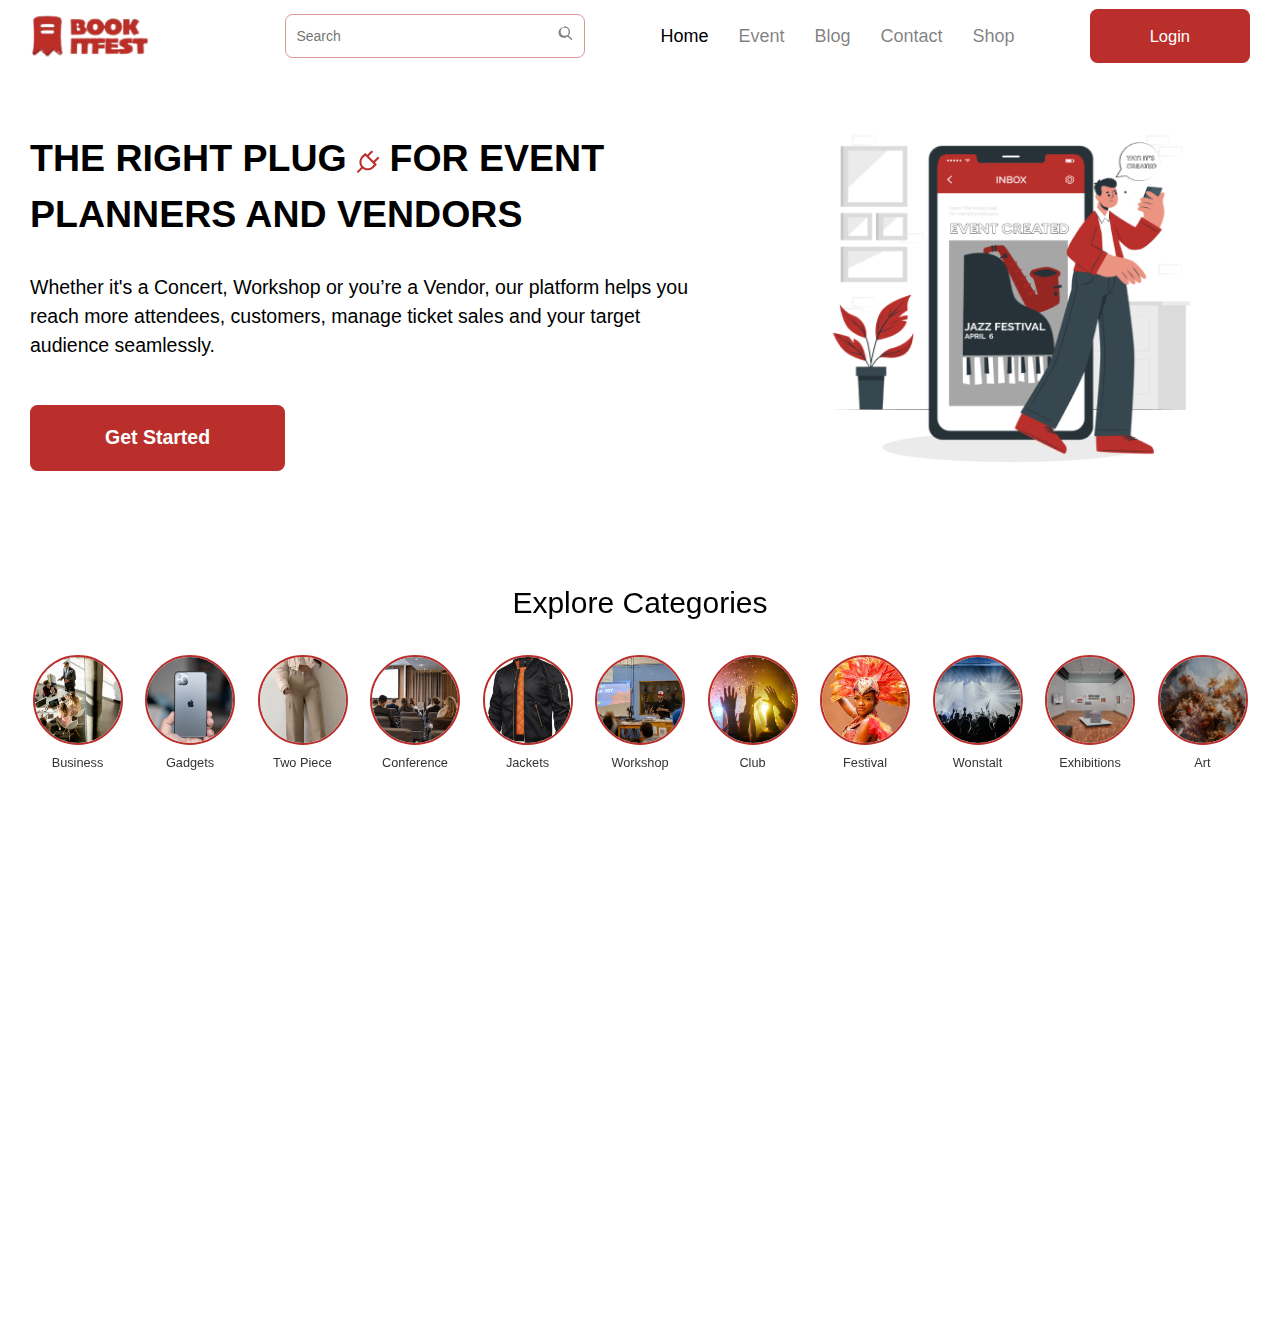
<file: index.html>
<!DOCTYPE html>
<html lang="en">
<head>
    <meta charset="UTF-8">
    <meta name="viewport" content="width=device-width, initial-scale=1.0">
    <link rel="stylesheet" href="https://www.w3schools.com/w3css/4/w3.css">
    <link href="https://unpkg.com/aos@2.3.4/dist/aos.css" rel="stylesheet">
    <link rel="stylesheet" href="https://cdnjs.cloudflare.com/ajax/libs/font-awesome/6.4.0/css/all.min.css">
    <link rel="stylesheet" href="css/mediaqu.css">
    <link rel="stylesheet" href="css/index.css">    <title>Book Itfest</title>
</head>
<body>
    <nav class="w3-animate-top">
        <div class="logo-div">
            <img src="images/Logo.png" alt="Book Itfest Logo" class="logo-img">
        </div>

        <div class="menu-toggle" id="mobile-menu">
            <span class="bar"></span>
            <span class="bar"></span>
            <span class="bar"></span>
        </div>

        <div class="nav-container">
            <div class="search-container">
                <input type="text" id="searchInput" placeholder="Search" />
                <button id="searchButton">
                    <svg xmlns="http://www.w3.org/2000/svg" width="16" height="16" fill="gray" viewBox="0 0 24 24">
                    <path d="M10,2A8,8 0 0,1 18,10C18,12.21 17.21,14.21 15.83,15.66L21.71,21.54L20.29,22.96L14.41,17.08C12.96,18.46 10.96,19.25 8.75,19.25A8,8 0 0,1 0.75,11.25A8,8 0 0,1 8.75,3.25A8,8 0 0,1 10,2M10,4A6,6 0 0,0 4,10A6,6 0 0,0 10,16A6,6 0 0,0 16,10A6,6 0 0,0 10,4Z" />
                    </svg>
                </button>
            </div>

            <div class="list-div">
                <ul class="ul-list">
                    <li class="list-items"><a class="active" href="#">Home</a></li>
                    <li class="list-items"><a id="a-list-item" href="even.html">Event</a></li>
                    <li class="list-items"><a id="a-list-item" href="#">Blog</a></li>
                    <li class="list-items"><a id="a-list-item" href="#">Contact</a></li>
                    <li class="list-items"><a id="a-list-item" href="#">Shop</a></li>
                </ul>
            </div>

            <div class="nav-btn-div">
                <button class="nav-btn">Login</button>
            </div>
        </div>
    </nav>

    <!-- Header starts-->

    <header>
        <div class="header-content w3-animate-left">
            <h1>THE RIGHT PLUG <span><img src="images/Vector.png" alt="Vector img"></span> FOR EVENT PLANNERS AND VENDORS</h1>
            <p>Whether it's a Concert, Workshop or you’re a Vendor, our platform helps you reach more attendees, customers, manage ticket sales and your target audience seamlessly.</p>
            <a href="#"><button class="header-btn">Get Started</button></a>
        </div>
        <div class="header-div-img w3-animate-right">
            <img id="carouselImage" class="header-img" src="" alt="Event Image" />
        </div>
    </header>

     <!-- Header ends-->

     <!-- Category Section starts-->

     <section class="categories-section" data-aos="fade-up">
        <h2>Explore Categories</h2>
        <div class="category-container" id="categoryContainer">
        <div class="category-track" id="categoryTrack">
            <div class="category"><img src="images/business.png"><p>Business</p></div>
            <div class="category"><img src="images/gadgets.png"><p>Gadgets</p></div>
            <div class="category"><img src="images/two-piece.png"><p>Two Piece</p></div>
            <div class="category"><img src="images/conference.png"><p>Conference</p></div>
            <div class="category"><img src="images/jackets.png"><p>Jackets</p></div>
            <div class="category"><img src="images/workshop.png"><p>Workshop</p></div>
            <div class="category"><img src="images/club.png"><p>Club</p></div>
            <div class="category"><img src="images/festival.png"><p>Festival</p></div>
            <div class="category"><img src="images/wonstalt.png"><p>Wonstalt</p></div>
            <div class="category"><img src="images/exhibitions.png"><p>Exhibitions</p></div>
            <div class="category"><img src="images/art.png"><p>Art</p></div>
            
        </div>
        </div>
    </section>

     <!-- Category Section ends-->

    <!-- Why choose us section starts-->
     <!--wcu = Why Choose Us-->

    <section class="wcu-section">
        <div class="wcu-text" data-aos="fade-down">
            <div class="wcu-text-subtitle">
                <h4>Why Choose Us?</h4>
            </div>
            <h1>Why is <span>BookItFest</span> the Best?</h1>
            <div class="wcu-text-p-div">
                <p>Bookitfest is an all in one platform with experiences to help event planners and vendors achieve high goals and security for their customers</p>
            </div>
        </div>  

        <div class="wcu-cards" data-aos="fade-up">

            <div class="stat-card1">

                <div class="cards">
                    <div class="card-img">
                        <img src="images/Multiple-Users-1--Streamline-Ultimate.svg.png" alt="">
                    </div>
                    <div class="card-text">
                        <h1>10k</h1>
                        <p>Active Users</p>
                    </div>
                </div>

                <div class="cards">
                    <div class="card-img">
                        <img src="images/Ticket-1--Streamline-Core.svg.png" alt="">
                    </div>
                    <div class="card-text">
                        <h1>50+</h1>
                        <p>legit Vendor</p>
                    </div>
                </div>

            </div>

            <div class="stat-card2">

                <div class="cards">
                    <div class="card-img">
                        <img src="images/Sentiment-Satisfied--Streamline-Sharp-Material-Symbols.svg.png" alt="">
                    </div>
                    <div class="card-text">
                        <h1>98%</h1>
                        <p>Satisfied Clients</p>
                    </div>  
                </div>

                <div class="cards">
                    <div class="card-img">
                        <img src="images/User-Round-Cog--Streamline-Lucide.svg.png" alt="">
                    </div>
                    <div class="card-text">
                        <h1>100+</h1>
                        <p>Event Organizers</p>
                    </div> 
                </div>

            </div>

        </div>
    </section>

    <!-- Why choose us section ends-->

    <!-- Help section starts

    <section class="help-section">
        <div class="help-text" data-aos="fade-down">
            <div class="help-text-title">
                <h4>How can we help?</h4>
            </div>
            <h1>How Does <span>Bookitfest</span> Work?</h1>
        </div>

        <div class="help-stat-cards" data-aos="fade-right">

            <div class="help-card1">
                
                <div class="help-card-img">
                    <img class="help-img1" src="images/Group 4568.png" alt="help-img">
                    <p>Register your account</p>
                </div>
                <i class="help-icons fa-solid fa-arrow-right"></i>

                <div class="help-card-img">
                    <img class="help-img1" src="images/Group 4569.png" alt="help-img">
                    <p>Create your portfolio</p>
                </div>

            </div>

            <i id="help-arrow-1" class="help-icons fa-solid fa-arrow-right"></i>

            <div class="help-card2">

                <div class="help-card-img">
                    <img class="help-img2" src="images/Group 4570.png" alt="help-img">
                    <p>Sell and get paid</p>
                </div>
                <i class="help-icons fa-solid fa-arrow-right"></i>

                <div class="help-card-img">
                    <img class="help-img2" src="images/Group 4571.png" alt="help-img">
                    <p>Withdraw</p>
                </div>

            </div>
            
        </div>
    </section>-->
    

    <!-- AOS JS -->
   <script src="https://unpkg.com/aos@2.3.4/dist/aos.js"></script>
    <script>
        AOS.init({
        duration: 1000, // animation duration
        once: true      // animation happens only once
        });
    </script>
    <script src="js/index.js"></script>
</body>
</html>
</file>
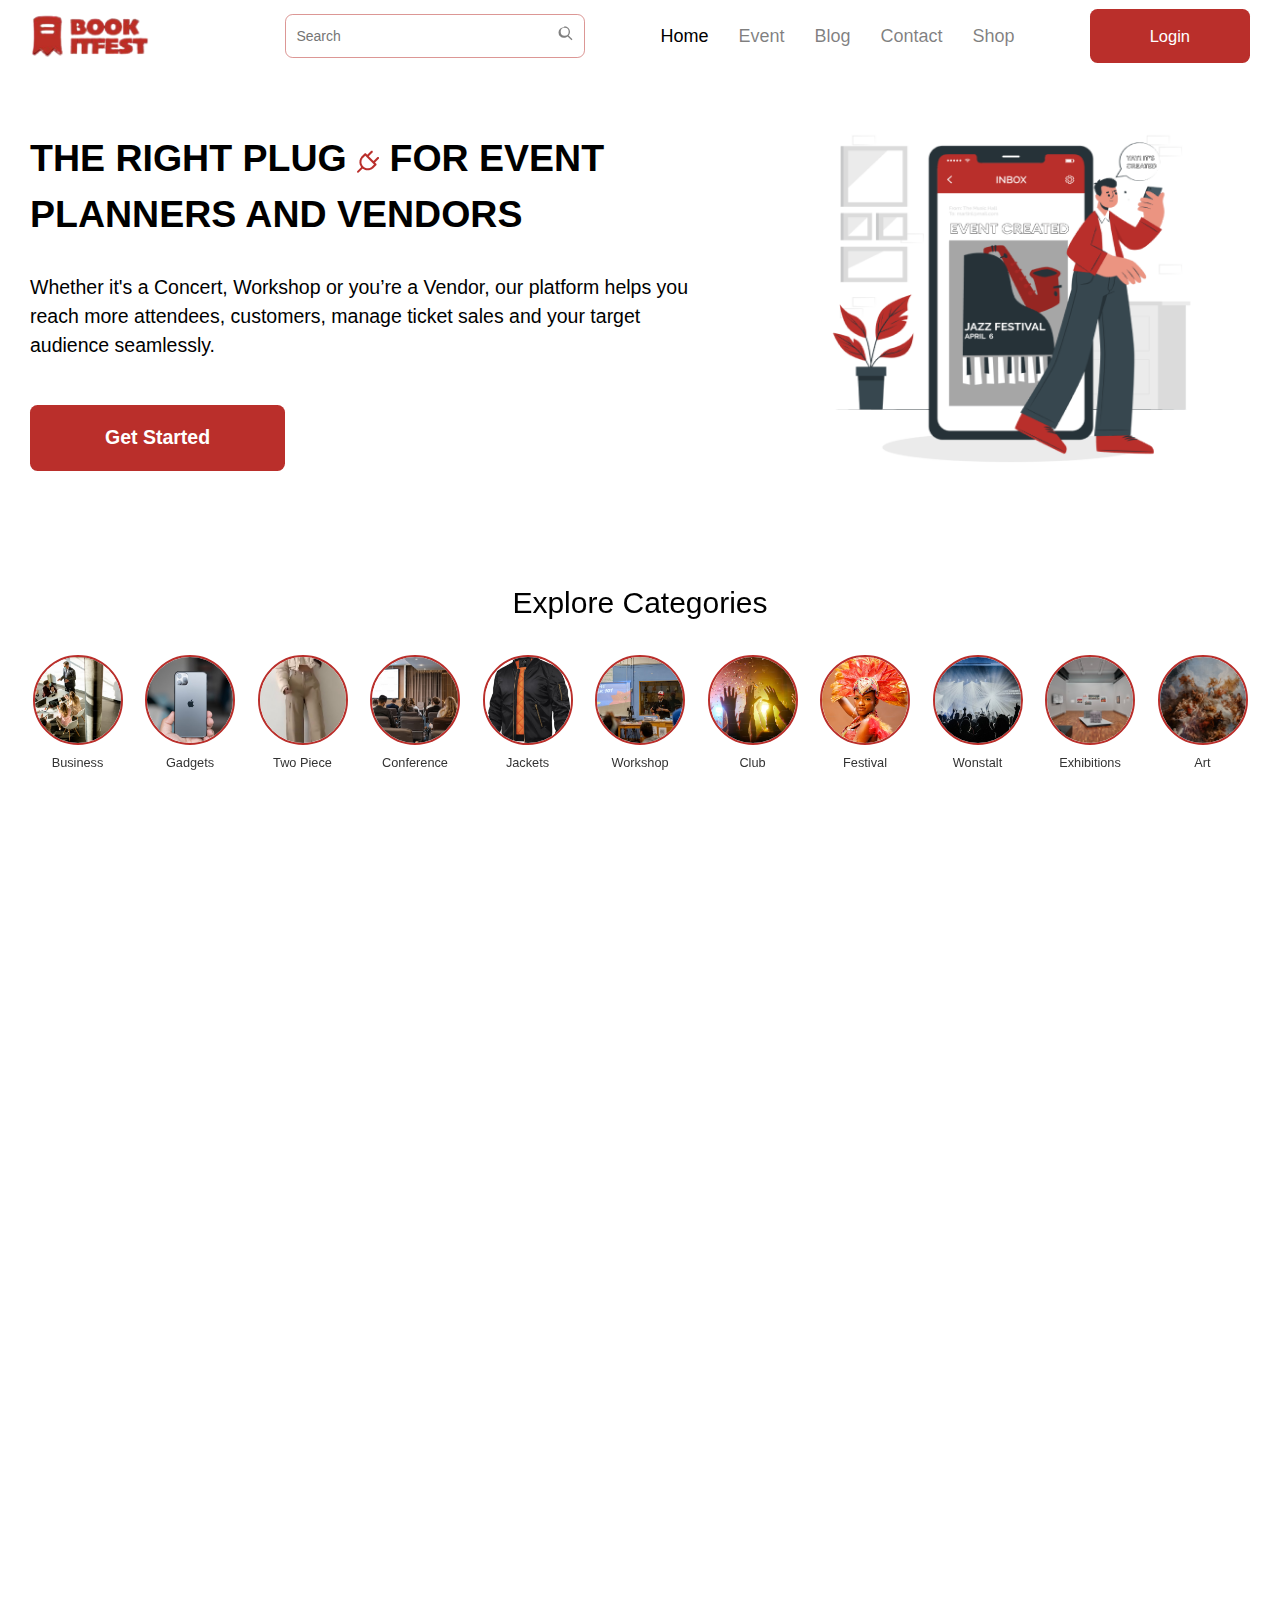
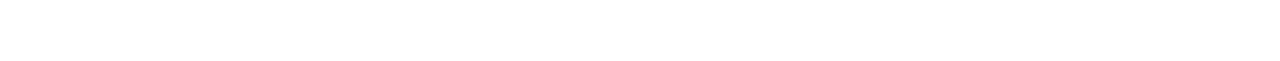
<file: test.html>
<!DOCTYPE html>
<html lang="en">
<head>
    <meta charset="UTF-8">
    <meta name="viewport" content="width=device-width, initial-scale=1.0">
    <link rel="stylesheet" href="https://www.w3schools.com/w3css/4/w3.css">
    <link href="https://unpkg.com/aos@2.3.4/dist/aos.css" rel="stylesheet">
    <link rel="stylesheet" href="https://cdnjs.cloudflare.com/ajax/libs/font-awesome/6.4.0/css/all.min.css">
    <link rel="stylesheet" href="css/mediaqu.css">
    <link rel="stylesheet" href="css/index.css">    <title>Book Itfest</title>
    <style>
      *{
    margin: 0;
    padding: 0;
    box-sizing: border-box;
}
body{
    background-color: #ffffff;
}
/* navbar start */
nav{
    display: flex;
    justify-content: space-between;
    align-items: center;
    width: 100%;
    padding: 0rem 2rem;
    background-color: white;
    position: fixed !important;
    top: 0;
    z-index: 1000;
}

.logo-img{
    width: 8rem;
    height: auto;
}

.menu-toggle {
    display: none;
    cursor: pointer;
    flex-direction: column;
    justify-content: space-between;
    width: 30px;
    height: 21px;
}

.menu-toggle .bar {
    height: 3px;
    width: 100%;
    background-color: #333;
    border-radius: 10px;
    transition: all 0.3s ease;
}

.nav-container {
    display: flex;
    align-items: center;
    gap: 5rem;
}

.search-container {
    display: flex;
    align-items: center;
    border: 1px solid #BA2F2B80;
    border-radius: 2mm;
    padding: 10px 10px;
    width: 300px;
}

.search-container input {
    flex: 1;
    border: none;
    outline: none;
    font-size: 14px;
}

.search-container button {
    background: none;
    border: none;
    cursor: pointer;
    padding: 0;
}

.list-div {
    display: block;
}

.ul-list{
    display: flex;
    list-style-type: none;
    gap: 2rem;
}

.list-items{
    font-size: 1.2rem;
    font-family: sans-serif;
}

.active{
    color: black;
    text-decoration-line: none;
}

#a-list-item{
    text-decoration: none;
    color: #00000080;
}

.nav-btn{
    background-color: #BA2F2B;
    color: white;
    padding: 1rem 4rem;
    border-radius: 2mm;
    border: none;
    font-size: 1.1rem;
    font-family: sans-serif;
    cursor: pointer;
}

/* Responsive styles */
@media (max-width: 1024px) {
    .nav-container {
        gap: 3rem;
    }
    
    .search-container {
        width: 200px;
    }
}

@media (max-width: 1024px) {
    .logo-img{
        width: 6rem;
        height: auto;
    }
    .menu-toggle {
        display: flex;
    }
    
    .nav-container {
        position: fixed;
        top: 5rem;
        left: 0;
        width: 100%;
        background-color: white;
        flex-direction: column;
        align-items: center;
        padding: 2rem 0;
        gap: 2rem;
        transform: translateY(-150%);
        transition: transform 0.3s ease-in-out;
        box-shadow: 0 10px 15px rgba(0,0,0,0.1);
    }
    
    .nav-container.active {
        transform: translateY(0);
    }
    
    .ul-list {
        flex-direction: column;
        align-items: center;
        gap: 1.5rem;
    }
    
    .search-container {
        width: 80%;
    }
    
    .nav-btn {
        padding: 0.8rem 3rem;
    }
}

/* Navbar ends */

/* Header starts */

header{
    display: flex;
    padding: 6rem 2rem 2rem 2rem;
    gap: 2rem;
}

.header-content{
    width: 60%;
    padding: 2rem 3rem 0 0;
    height: auto;
}

.header-content h1{
    font-family: Verdana, Geneva, Tahoma, sans-serif;
    font-size: 2.5rem;
    font-weight: bolder;
    margin-bottom: 2rem;
}

.header-content p{
    font-size: 1.3rem;
    font-family: sans-serif;
    font-weight: 530;
    margin-bottom: 3rem;
}

.header-btn{
    padding: 1.2rem 5rem;
    border-radius: 2mm;
    border: none;
    background-color: #BA2F2B;
    font-family: 'Gill Sans', 'Gill Sans MT', Calibri, 'Trebuchet MS', sans-serif;
    font-size: 1.3rem;
    color: white;
    font-weight: bold;
}

.header-div-img{
    width: 40%;
    padding: 1rem;
    display: flex;
    align-items: center;
    justify-content: center;
}
.header-img{
    width: 28rem;
    height: 28rem;
}

/* Tablet screens (still flex) */
@media (max-width: 1024px) {
  header {
    padding: 4rem 1.5rem 2rem 1.5rem;
    gap: 1.5rem;
  }
  .header-content {
    width: 60%;
    padding: 1rem 1rem 0 0;
  }
  .header-div-img {
    width: 40%;
  }
  .header-img {
    width: 20rem;
    height: 20rem;
  }
  .header-content h1 {
    font-size: 2rem;
  }
  .header-content p {
    font-size: 1.1rem;
  }
  .header-btn {
    font-size: 1.1rem;
    padding: 1rem 3rem;
  }
}

/* Mobile screens (switch to column) */
@media (max-width: 768px) {
  header {
    flex-direction: column;
    padding: 4rem 1rem 2rem 1rem;
  }
  .header-content {
    width: 100%;
    text-align: center;
    padding: 0;
  }
  .header-div-img {
    width: 100%;
    justify-content: center;
  }
  .header-img {
    width: 16rem;
    height: 16rem;
  }
  .header-content h1 {
    font-size: 1.8rem;
  }
  .header-content p {
    font-size: 1rem;
  }
  .header-btn {
    font-size: 1rem;
    padding: 0.9rem 2.5rem;
  }
}

/* Small mobile screens */
@media (max-width: 480px) {
  .header-content h1 {
    font-size: 1.5rem;
  }
  .header-content p {
    font-size: 0.95rem;
  }
  .header-btn {
    font-size: 0.95rem;
    padding: 0.8rem 2rem;
  }
  .header-img {
    width: 14rem;
    height: 14rem;

  }
}
/* Header ends */

/* category Section starts */
    .categories-section {
      padding-bottom: 2rem;
      text-align: center;
    }

    .categories-section h2{
      font-family: Verdana, Geneva, Tahoma, sans-serif;
      font-size: 2rem;
      font-weight: 520;
      margin-bottom: 2rem;
    }

    .category-container {
      overflow-x: auto;
      overflow-y: hidden;
      white-space: nowrap;
      -webkit-overflow-scrolling: touch;
      scroll-behavior: smooth;
      position: relative;
      padding-bottom: 1rem;
    }

    .category-container::-webkit-scrollbar {
      display: none;
    }

    .category-container {
      -ms-overflow-style: none; /* IE and Edge */
      scrollbar-width: none; /* Firefox */
    }

    .category-track {
      display: inline-flex;
      gap: 1.5rem;
    }

    .category {
      display: inline-block;
      width: 90px;
      text-align: center;
      flex-shrink: 0;
    }

    .category img {
      width: 90px;
      height: 90px;
      object-fit: cover;
      border-radius: 50%;
      border: 2px solid #ba2f2b;
    }

    .category p {
      margin-top: 0.5rem;
      font-size: 0.85rem;
      color: #333;
    }

    /* category Section ends */

/* Why choose us starts */

.wcu-section{
  width: 100%;
  height: auto;
  padding: 4rem 0rem;
}
.wcu-text{
  text-align: center;
  display: flex;
  flex-direction: column;
  justify-content: center;
  align-items: center;
  
}
.wcu-text-subtitle{
  width: 18rem;
  text-align: center;
  padding: 1.3px;
  border-radius: 2mm;
  background-color: #D9D9D94D;
  color: black;
  margin-bottom: 1rem;
}
.wcu-text-subtitle h4{
  font-size: 1.2rem;
  font-family: 'Lucida Sans', 'Lucida Sans Regular', 'Lucida Grande', 'Lucida Sans Unicode', Geneva, Verdana, sans-serif;
}
.wcu-text h1{
  font-family: Arial, Helvetica, sans-serif;
  font-weight: 700;
  color: black;
}
.wcu-text h1 span{
  color: #BA2F2B;
}
.wcu-text-p-div{
  padding-left: 15rem;
  padding-right: 15rem;
}
.wcu-text-p-div p{
  font-size: 1.2rem;
  color: black;
  margin-bottom: 2rem;
}
@media (max-width: 425px) {
    .wcu-section{
        padding: 1rem 0rem !important;
    }
    .wcu-text h1{
        font-size: 1.8rem;
    }
    .wcu-text-p-div {
        padding-left: 0.5rem !important;
        padding-right: 0.5rem !important;
  }
}
@media (max-width: 768px) {
    .wcu-section{
        padding: 1rem 0rem !important;
    }
    .wcu-text h1{
        font-size: 1.8rem;
    }
    .wcu-text-p-div {
        padding-left: 1rem !important;
        padding-right: 1rem !important;
  }
}
@media (max-width: 1024px) {
    .wcu-section{
        padding: 1rem 0rem !important;
    }
    .wcu-text h1{
        font-size: 1.8rem;
    }
    .wcu-text-p-div {
        padding-left: 4rem !important;
        padding-right: 4rem !important;
  }
}

.wcu-cards{
  display: flex;
  justify-content: center;
  align-items: center;
  gap: 2rem;
}
.stat-card1{
  display: flex;
  gap: 2rem;
}
.stat-card2{
  display: flex;
  gap: 2rem;
}
.cards{
  display: flex;
  justify-content: center;
  align-items: center;
  text-align: center;
  gap: 2rem;
  background-color: white;
  border-radius: 2mm;
  box-shadow: 0 4px 16px rgba(0,0,0,0.08);
  padding: 1rem 2rem;
}
.card-img{
  width: 20%;
  height: auto;
}
.card-text{
  font-family: sans-serif;
}
.card-text h1{
  font-size: 2rem;
  font-weight: bolder;
}
.card-text p{
  font-weight: bold;
  font-size: 1.2rem;
}

@media (max-width: 640px) {
  .wcu-cards{
    flex-direction: column;
    align-items: center;
  }
  .stat-card1{
    flex-direction: column;
    align-items: center;
  }
  .stat-card2{
    flex-direction: column;
    align-items: center;
  }
}

@media (max-width: 768px) {
  .wcu-cards{
    flex-direction: column;
    align-items: center;
  }
}
@media (max-width: 1024px) {
  .wcu-cards{
    flex-direction: column;
    align-items: center;
  }
}

/* Why choose us ends */

/* Help section starts */
.help-section {
    width: 100%;
    height: auto;
    padding: 2rem 2rem;
    text-align: center;
    display: flex;
    flex-direction: column;
    align-items: center;
    justify-content: center;
}
.help-text{
  text-align: center;
  display: flex;
  flex-direction: column;
  justify-content: center;
  align-items: center;
}
.help-text-title{
  width: 18rem;
  text-align: center;
  padding: 1.3px;
  border-radius: 2mm;
  background-color: #D9D9D94D;
  color: black;
  margin-bottom: 1rem;
}
.help-text-title h4{
  font-size: 1.2rem;
  font-family: 'Lucida Sans', 'Lucida Sans Regular', 'Lucida Grande', 'Lucida Sans Unicode', Geneva, Verdana, sans-serif;
}
.help-text h1{
  font-family: Arial, Helvetica, sans-serif;
  font-weight: 700;
  color: black;
}
.help-text h1 span{
  color: #BA2F2B;
}

.help-stat-cards{
  display: flex;
  justify-content: center;
  align-items: center;
  text-align: center;
  gap: 5rem;
  padding-top: 2rem;
}
.help-card-img{
  display: flex;
  flex-direction: column;
  align-items: center;
  gap: 1rem;
}
.help-img1{
  width: 70%;
  height: auto;
}
.help-img2{
  width: 95%;
  height: auto;
}
.help-card-img p{
  font-size: 1rem;
  color: black;
  font-weight: bold;
  font-family: sans-serif;
}
.help-icons{
  color: #BA2F2B;
  font-size: 1.8rem;
}
.help-card1, .help-card2 {
    display: flex;
    align-items: center;
    gap: 5rem;
}


    </style>
</head>
<body>
    <nav class="w3-animate-top">
        <div class="logo-div">
            <img src="images/Logo.png" alt="Book Itfest Logo" class="logo-img">
        </div>

        <div class="menu-toggle" id="mobile-menu">
            <span class="bar"></span>
            <span class="bar"></span>
            <span class="bar"></span>
        </div>

        <div class="nav-container">
            <div class="search-container">
                <input type="text" id="searchInput" placeholder="Search" />
                <button id="searchButton">
                    <svg xmlns="http://www.w3.org/2000/svg" width="16" height="16" fill="gray" viewBox="0 0 24 24">
                    <path d="M10,2A8,8 0 0,1 18,10C18,12.21 17.21,14.21 15.83,15.66L21.71,21.54L20.29,22.96L14.41,17.08C12.96,18.46 10.96,19.25 8.75,19.25A8,8 0 0,1 0.75,11.25A8,8 0 0,1 8.75,3.25A8,8 0 0,1 10,2M10,4A6,6 0 0,0 4,10A6,6 0 0,0 10,16A6,6 0 0,0 16,10A6,6 0 0,0 10,4Z" />
                    </svg>
                </button>
            </div>

            <div class="list-div">
                <ul class="ul-list">
                    <li class="list-items"><a class="active" href="#">Home</a></li>
                    <li class="list-items"><a id="a-list-item" href="even.html">Event</a></li>
                    <li class="list-items"><a id="a-list-item" href="#">Blog</a></li>
                    <li class="list-items"><a id="a-list-item" href="#">Contact</a></li>
                    <li class="list-items"><a id="a-list-item" href="#">Shop</a></li>
                </ul>
            </div>

            <div class="nav-btn-div">
                <button class="nav-btn">Login</button>
            </div>
        </div>
    </nav>

    <!-- Header starts-->

    <header>
        <div class="header-content w3-animate-left">
            <h1>THE RIGHT PLUG <span><img src="images/Vector.png" alt="Vector img"></span> FOR EVENT PLANNERS AND VENDORS</h1>
            <p>Whether it's a Concert, Workshop or you’re a Vendor, our platform helps you reach more attendees, customers, manage ticket sales and your target audience seamlessly.</p>
            <a href="#"><button class="header-btn">Get Started</button></a>
        </div>
        <div class="header-div-img w3-animate-right">
            <img id="carouselImage" class="header-img" src="" alt="Event Image" />
        </div>
    </header>

     <!-- Header ends-->

     <!-- Category Section starts-->

     <section class="categories-section" data-aos="fade-up">
        <h2>Explore Categories</h2>
        <div class="category-container" id="categoryContainer">
        <div class="category-track" id="categoryTrack">
            <div class="category"><img src="images/business.png"><p>Business</p></div>
            <div class="category"><img src="images/gadgets.png"><p>Gadgets</p></div>
            <div class="category"><img src="images/two-piece.png"><p>Two Piece</p></div>
            <div class="category"><img src="images/conference.png"><p>Conference</p></div>
            <div class="category"><img src="images/jackets.png"><p>Jackets</p></div>
            <div class="category"><img src="images/workshop.png"><p>Workshop</p></div>
            <div class="category"><img src="images/club.png"><p>Club</p></div>
            <div class="category"><img src="images/festival.png"><p>Festival</p></div>
            <div class="category"><img src="images/wonstalt.png"><p>Wonstalt</p></div>
            <div class="category"><img src="images/exhibitions.png"><p>Exhibitions</p></div>
            <div class="category"><img src="images/art.png"><p>Art</p></div>
            
        </div>
        </div>
    </section>

     <!-- Category Section ends-->

    <!-- Why choose us section starts-->
     <!--wcu = Why Choose Us-->

    <section class="wcu-section">
        <div class="wcu-text" data-aos="fade-down">
            <div class="wcu-text-subtitle">
                <h4>Why Choose Us?</h4>
            </div>
            <h1>Why is <span>BookItFest</span> the Best?</h1>
            <div class="wcu-text-p-div">
                <p>Bookitfest is an all in one platform with experiences to help event planners and vendors achieve high goals and security for their customers</p>
            </div>
        </div>  

        <div class="wcu-cards" data-aos="fade-up">

            <div class="stat-card1">

                <div class="cards">
                    <div class="card-img">
                        <img src="images/Multiple-Users-1--Streamline-Ultimate.svg.png" alt="">
                    </div>
                    <div class="card-text">
                        <h1>10k</h1>
                        <p>Active Users</p>
                    </div>
                </div>

                <div class="cards">
                    <div class="card-img">
                        <img src="images/Ticket-1--Streamline-Core.svg.png" alt="">
                    </div>
                    <div class="card-text">
                        <h1>50+</h1>
                        <p>legit Vendor</p>
                    </div>
                </div>

            </div>

            <div class="stat-card2">

                <div class="cards">
                    <div class="card-img">
                        <img src="images/Sentiment-Satisfied--Streamline-Sharp-Material-Symbols.svg.png" alt="">
                    </div>
                    <div class="card-text">
                        <h1>98%</h1>
                        <p>Satisfied Clients</p>
                    </div>  
                </div>

                <div class="cards">
                    <div class="card-img">
                        <img src="images/User-Round-Cog--Streamline-Lucide.svg.png" alt="">
                    </div>
                    <div class="card-text">
                        <h1>100+</h1>
                        <p>Event Organizers</p>
                    </div> 
                </div>

            </div>

        </div>
    </section>

    <!-- Why choose us section ends-->

    <!-- Help section starts-->

    <section class="help-section">
        <div class="help-text" data-aos="fade-down">
            <div class="help-text-title">
                <h4>How can we help?</h4>
            </div>
            <h1>How Does <span>Bookitfest</span> Work?</h1>
        </div>

        <div class="help-stat-cards" data-aos="fade-right">

            <div class="help-card1">
                
                <div class="help-card-img">
                    <img class="help-img1" src="images/Group 4568.png" alt="help-img">
                    <p>Register your account</p>
                </div>
                <i class="help-icons fa-solid fa-arrow-right"></i>

                <div class="help-card-img">
                    <img class="help-img1" src="images/Group 4569.png" alt="help-img">
                    <p>Create your portfolio</p>
                </div>

            </div>

            <i id="help-arrow-1" class="help-icons fa-solid fa-arrow-right"></i>

            <div class="help-card2">

                <div class="help-card-img">
                    <img class="help-img2" src="images/Group 4570.png" alt="help-img">
                    <p>Sell and get paid</p>
                </div>
                <i class="help-icons fa-solid fa-arrow-right"></i>

                <div class="help-card-img">
                    <img class="help-img2" src="images/Group 4571.png" alt="help-img">
                    <p>Withdraw</p>
                </div>

            </div>
            
        </div>
    </section>
    

    <!-- AOS JS -->
   <script src="https://unpkg.com/aos@2.3.4/dist/aos.js"></script>
    <script>
        AOS.init({
        duration: 1000, // animation duration
        once: true      // animation happens only once
        });
    </script>
    <script src="js/index.js"></script>
<!-- Code injected by live-server -->
<script>
	// <![CDATA[  <-- For SVG support
	if ('WebSocket' in window) {
		(function () {
			function refreshCSS() {
				var sheets = [].slice.call(document.getElementsByTagName("link"));
				var head = document.getElementsByTagName("head")[0];
				for (var i = 0; i < sheets.length; ++i) {
					var elem = sheets[i];
					var parent = elem.parentElement || head;
					parent.removeChild(elem);
					var rel = elem.rel;
					if (elem.href && typeof rel != "string" || rel.length == 0 || rel.toLowerCase() == "stylesheet") {
						var url = elem.href.replace(/(&|\?)_cacheOverride=\d+/, '');
						elem.href = url + (url.indexOf('?') >= 0 ? '&' : '?') + '_cacheOverride=' + (new Date().valueOf());
					}
					parent.appendChild(elem);
				}
			}
			var protocol = window.location.protocol === 'http:' ? 'ws://' : 'wss://';
			var address = protocol + window.location.host + window.location.pathname + '/ws';
			var socket = new WebSocket(address);
			socket.onmessage = function (msg) {
				if (msg.data == 'reload') window.location.reload();
				else if (msg.data == 'refreshcss') refreshCSS();
			};
			if (sessionStorage && !sessionStorage.getItem('IsThisFirstTime_Log_From_LiveServer')) {
				console.log('Live reload enabled.');
				sessionStorage.setItem('IsThisFirstTime_Log_From_LiveServer', true);
			}
		})();
	}
	else {
		console.error('Upgrade your browser. This Browser is NOT supported WebSocket for Live-Reloading.');
	}
	// ]]>
</script>
</body>
</html>
</file>
<file: css/mediaqu.css>
@media (max-width: 456px) {
    .help-stat-cards{
        flex-direction: column;
        gap: 2rem;
        align-items: center;
    }
    .help-card1, .help-card2 {
        display: flex;
        align-items: center;
        justify-content: center;
        flex-direction: column;
        gap: 0;
    }
    .help-icons{
        transform: rotate(90deg);
    }
}
</file>
<file: css/index.css>
*{
    margin: 0;
    padding: 0;
    box-sizing: border-box;
}
body{
    background-color: #ffffff;
}
/* navbar start */
nav{
    display: flex;
    justify-content: space-between;
    align-items: center;
    width: 100%;
    padding: 0rem 2rem;
    background-color: white;
    position: fixed !important;
    top: 0;
    z-index: 1000;
}

.logo-img{
    width: 8rem;
    height: auto;
}

.menu-toggle {
    display: none;
    cursor: pointer;
    flex-direction: column;
    justify-content: space-between;
    width: 30px;
    height: 21px;
}

.menu-toggle .bar {
    height: 3px;
    width: 100%;
    background-color: #333;
    border-radius: 10px;
    transition: all 0.3s ease;
}

.nav-container {
    display: flex;
    align-items: center;
    gap: 5rem;
}

.search-container {
    display: flex;
    align-items: center;
    border: 1px solid #BA2F2B80;
    border-radius: 2mm;
    padding: 10px 10px;
    width: 300px;
}

.search-container input {
    flex: 1;
    border: none;
    outline: none;
    font-size: 14px;
}

.search-container button {
    background: none;
    border: none;
    cursor: pointer;
    padding: 0;
}

.list-div {
    display: block;
}

.ul-list{
    display: flex;
    list-style-type: none;
    gap: 2rem;
}

.list-items{
    font-size: 1.2rem;
    font-family: sans-serif;
}

.active{
    color: black;
    text-decoration-line: none;
}

#a-list-item{
    text-decoration: none;
    color: #00000080;
}

.nav-btn{
    background-color: #BA2F2B;
    color: white;
    padding: 1rem 4rem;
    border-radius: 2mm;
    border: none;
    font-size: 1.1rem;
    font-family: sans-serif;
    cursor: pointer;
}

/* Responsive styles */
@media (max-width: 1024px) {
    .nav-container {
        gap: 3rem;
    }
    
    .search-container {
        width: 200px;
    }
}

@media (max-width: 1024px) {
    .logo-img{
        width: 6rem;
        height: auto;
    }
    .menu-toggle {
        display: flex;
    }
    
    .nav-container {
        position: fixed;
        top: 5rem;
        left: 0;
        width: 100%;
        background-color: white;
        flex-direction: column;
        align-items: center;
        padding: 2rem 0;
        gap: 2rem;
        transform: translateY(-150%);
        transition: transform 0.3s ease-in-out;
        box-shadow: 0 10px 15px rgba(0,0,0,0.1);
    }
    
    .nav-container.active {
        transform: translateY(0);
    }
    
    .ul-list {
        flex-direction: column;
        align-items: center;
        gap: 1.5rem;
    }
    
    .search-container {
        width: 80%;
    }
    
    .nav-btn {
        padding: 0.8rem 3rem;
    }
}

/* Navbar ends */

/* Header starts */

header{
    display: flex;
    padding: 6rem 2rem 2rem 2rem;
    gap: 2rem;
}

.header-content{
    width: 60%;
    padding: 2rem 3rem 0 0;
    height: auto;
}

.header-content h1{
    font-family: Verdana, Geneva, Tahoma, sans-serif;
    font-size: 2.5rem;
    font-weight: bolder;
    margin-bottom: 2rem;
}

.header-content p{
    font-size: 1.3rem;
    font-family: sans-serif;
    font-weight: 530;
    margin-bottom: 3rem;
}

.header-btn{
    padding: 1.2rem 5rem;
    border-radius: 2mm;
    border: none;
    background-color: #BA2F2B;
    font-family: 'Gill Sans', 'Gill Sans MT', Calibri, 'Trebuchet MS', sans-serif;
    font-size: 1.3rem;
    color: white;
    font-weight: bold;
}

.header-div-img{
    width: 40%;
    padding: 1rem;
    display: flex;
    align-items: center;
    justify-content: center;
}
.header-img{
    width: 28rem;
    height: 28rem;
}

/* Tablet screens (still flex) */
@media (max-width: 1024px) {
  header {
    padding: 4rem 1.5rem 2rem 1.5rem;
    gap: 1.5rem;
  }
  .header-content {
    width: 60%;
    padding: 1rem 1rem 0 0;
  }
  .header-div-img {
    width: 40%;
  }
  .header-img {
    width: 20rem;
    height: 20rem;
  }
  .header-content h1 {
    font-size: 2rem;
  }
  .header-content p {
    font-size: 1.1rem;
  }
  .header-btn {
    font-size: 1.1rem;
    padding: 1rem 3rem;
  }
}

/* Mobile screens (switch to column) */
@media (max-width: 768px) {
  header {
    flex-direction: column;
    padding: 4rem 1rem 2rem 1rem;
  }
  .header-content {
    width: 100%;
    text-align: center;
    padding: 0;
  }
  .header-div-img {
    width: 100%;
    justify-content: center;
  }
  .header-img {
    width: 16rem;
    height: 16rem;
  }
  .header-content h1 {
    font-size: 1.8rem;
  }
  .header-content p {
    font-size: 1rem;
  }
  .header-btn {
    font-size: 1rem;
    padding: 0.9rem 2.5rem;
  }
}

/* Small mobile screens */
@media (max-width: 480px) {
  .header-content h1 {
    font-size: 1.5rem;
  }
  .header-content p {
    font-size: 0.95rem;
  }
  .header-btn {
    font-size: 0.95rem;
    padding: 0.8rem 2rem;
  }
  .header-img {
    width: 14rem;
    height: 14rem;

  }
}
/* Header ends */

/* category Section starts */
    .categories-section {
      padding-bottom: 2rem;
      text-align: center;
    }

    .categories-section h2{
      font-family: Verdana, Geneva, Tahoma, sans-serif;
      font-size: 2rem;
      font-weight: 520;
      margin-bottom: 2rem;
    }

    .category-container {
      overflow-x: auto;
      overflow-y: hidden;
      white-space: nowrap;
      -webkit-overflow-scrolling: touch;
      scroll-behavior: smooth;
      position: relative;
      padding-bottom: 1rem;
    }

    .category-container::-webkit-scrollbar {
      display: none;
    }

    .category-container {
      -ms-overflow-style: none; /* IE and Edge */
      scrollbar-width: none; /* Firefox */
    }

    .category-track {
      display: inline-flex;
      gap: 1.5rem;
    }

    .category {
      display: inline-block;
      width: 90px;
      text-align: center;
      flex-shrink: 0;
    }

    .category img {
      width: 90px;
      height: 90px;
      object-fit: cover;
      border-radius: 50%;
      border: 2px solid #ba2f2b;
    }

    .category p {
      margin-top: 0.5rem;
      font-size: 0.85rem;
      color: #333;
    }

    /* category Section ends */

/* Why choose us starts */

.wcu-section{
  width: 100%;
  height: auto;
  padding: 4rem 0rem;
}
.wcu-text{
  text-align: center;
  display: flex;
  flex-direction: column;
  justify-content: center;
  align-items: center;
  
}
.wcu-text-subtitle{
  width: 18rem;
  text-align: center;
  padding: 1.3px;
  border-radius: 2mm;
  background-color: #D9D9D94D;
  color: black;
  margin-bottom: 1rem;
}
.wcu-text-subtitle h4{
  font-size: 1.2rem;
  font-family: 'Lucida Sans', 'Lucida Sans Regular', 'Lucida Grande', 'Lucida Sans Unicode', Geneva, Verdana, sans-serif;
}
.wcu-text h1{
  font-family: Arial, Helvetica, sans-serif;
  font-weight: 700;
  color: black;
}
.wcu-text h1 span{
  color: #BA2F2B;
}
.wcu-text-p-div{
  padding-left: 15rem;
  padding-right: 15rem;
}
.wcu-text-p-div p{
  font-size: 1.2rem;
  color: black;
  margin-bottom: 2rem;
}
@media (max-width: 425px) {
    .wcu-section{
        padding: 1rem 0rem !important;
    }
    .wcu-text h1{
        font-size: 1.8rem;
    }
    .wcu-text-p-div {
        padding-left: 0.5rem !important;
        padding-right: 0.5rem !important;
  }
}
@media (max-width: 768px) {
    .wcu-section{
        padding: 1rem 0rem !important;
    }
    .wcu-text h1{
        font-size: 1.8rem;
    }
    .wcu-text-p-div {
        padding-left: 1rem !important;
        padding-right: 1rem !important;
  }
}
@media (max-width: 1024px) {
    .wcu-section{
        padding: 1rem 0rem !important;
    }
    .wcu-text h1{
        font-size: 1.8rem;
    }
    .wcu-text-p-div {
        padding-left: 4rem !important;
        padding-right: 4rem !important;
  }
}

.wcu-cards{
  display: flex;
  justify-content: center;
  align-items: center;
  gap: 2rem;
}
.stat-card1{
  display: flex;
  gap: 2rem;
}
.stat-card2{
  display: flex;
  gap: 2rem;
}
.cards{
  display: flex;
  justify-content: center;
  align-items: center;
  text-align: center;
  gap: 2rem;
  background-color: white;
  border-radius: 2mm;
  box-shadow: 0 4px 16px rgba(0,0,0,0.08);
  padding: 1rem 2rem;
}
.card-img{
  width: 20%;
  height: auto;
}
.card-text{
  font-family: sans-serif;
}
.card-text h1{
  font-size: 2rem;
  font-weight: bolder;
}
.card-text p{
  font-weight: bold;
  font-size: 1.2rem;
}

@media (max-width: 640px) {
  .wcu-cards{
    flex-direction: column;
    align-items: center;
  }
  .stat-card1{
    flex-direction: column;
    align-items: center;
  }
  .stat-card2{
    flex-direction: column;
    align-items: center;
  }
}

@media (max-width: 768px) {
  .wcu-cards{
    flex-direction: column;
    align-items: center;
  }
}
@media (max-width: 1024px) {
  .wcu-cards{
    flex-direction: column;
    align-items: center;
  }
}

/* Why choose us ends */

/* Help section starts */
.help-section {
    width: 100%;
    height: auto;
    padding: 2rem 2rem;
    text-align: center;
    display: flex;
    flex-direction: column;
    align-items: center;
    justify-content: center;
}
.help-text{
  text-align: center;
  display: flex;
  flex-direction: column;
  justify-content: center;
  align-items: center;
}
.help-text-title{
  width: 18rem;
  text-align: center;
  padding: 1.3px;
  border-radius: 2mm;
  background-color: #D9D9D94D;
  color: black;
  margin-bottom: 1rem;
}
.help-text-title h4{
  font-size: 1.2rem;
  font-family: 'Lucida Sans', 'Lucida Sans Regular', 'Lucida Grande', 'Lucida Sans Unicode', Geneva, Verdana, sans-serif;
}
.help-text h1{
  font-family: Arial, Helvetica, sans-serif;
  font-weight: 700;
  color: black;
}
.help-text h1 span{
  color: #BA2F2B;
}

.help-stat-cards{
  display: flex;
  justify-content: center;
  align-items: center;
  text-align: center;
  gap: 5rem;
  padding-top: 2rem;
}
.help-card-img{
  display: flex;
  flex-direction: column;
  align-items: center;
  gap: 1rem;
}
.help-img1{
  width: 70%;
  height: auto;
}
.help-img2{
  width: 95%;
  height: auto;
}
.help-card-img p{
  font-size: 1rem;
  color: black;
  font-weight: bold;
  font-family: sans-serif;
}
.help-icons{
  color: #BA2F2B;
  font-size: 1.8rem;
}
.help-card1, .help-card2 {
    display: flex;
    align-items: center;
    gap: 5rem;
}
</file>
